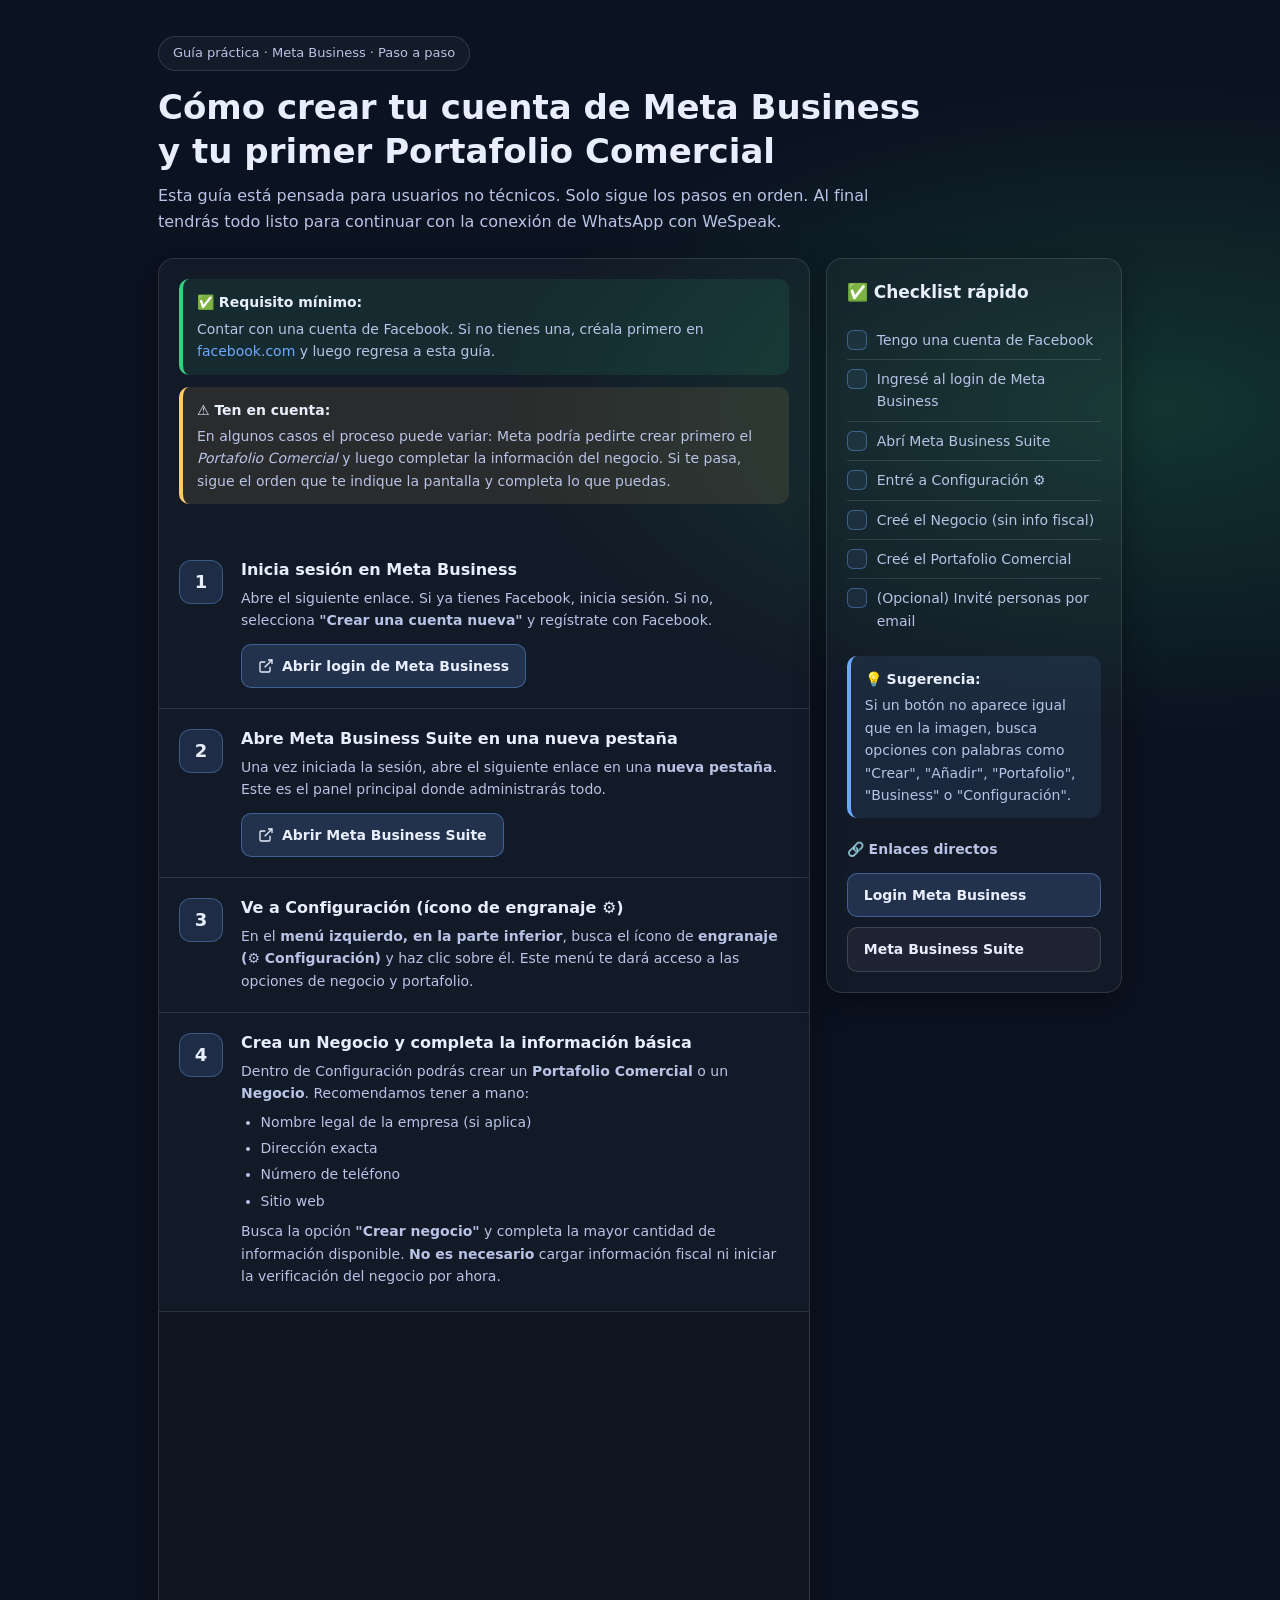
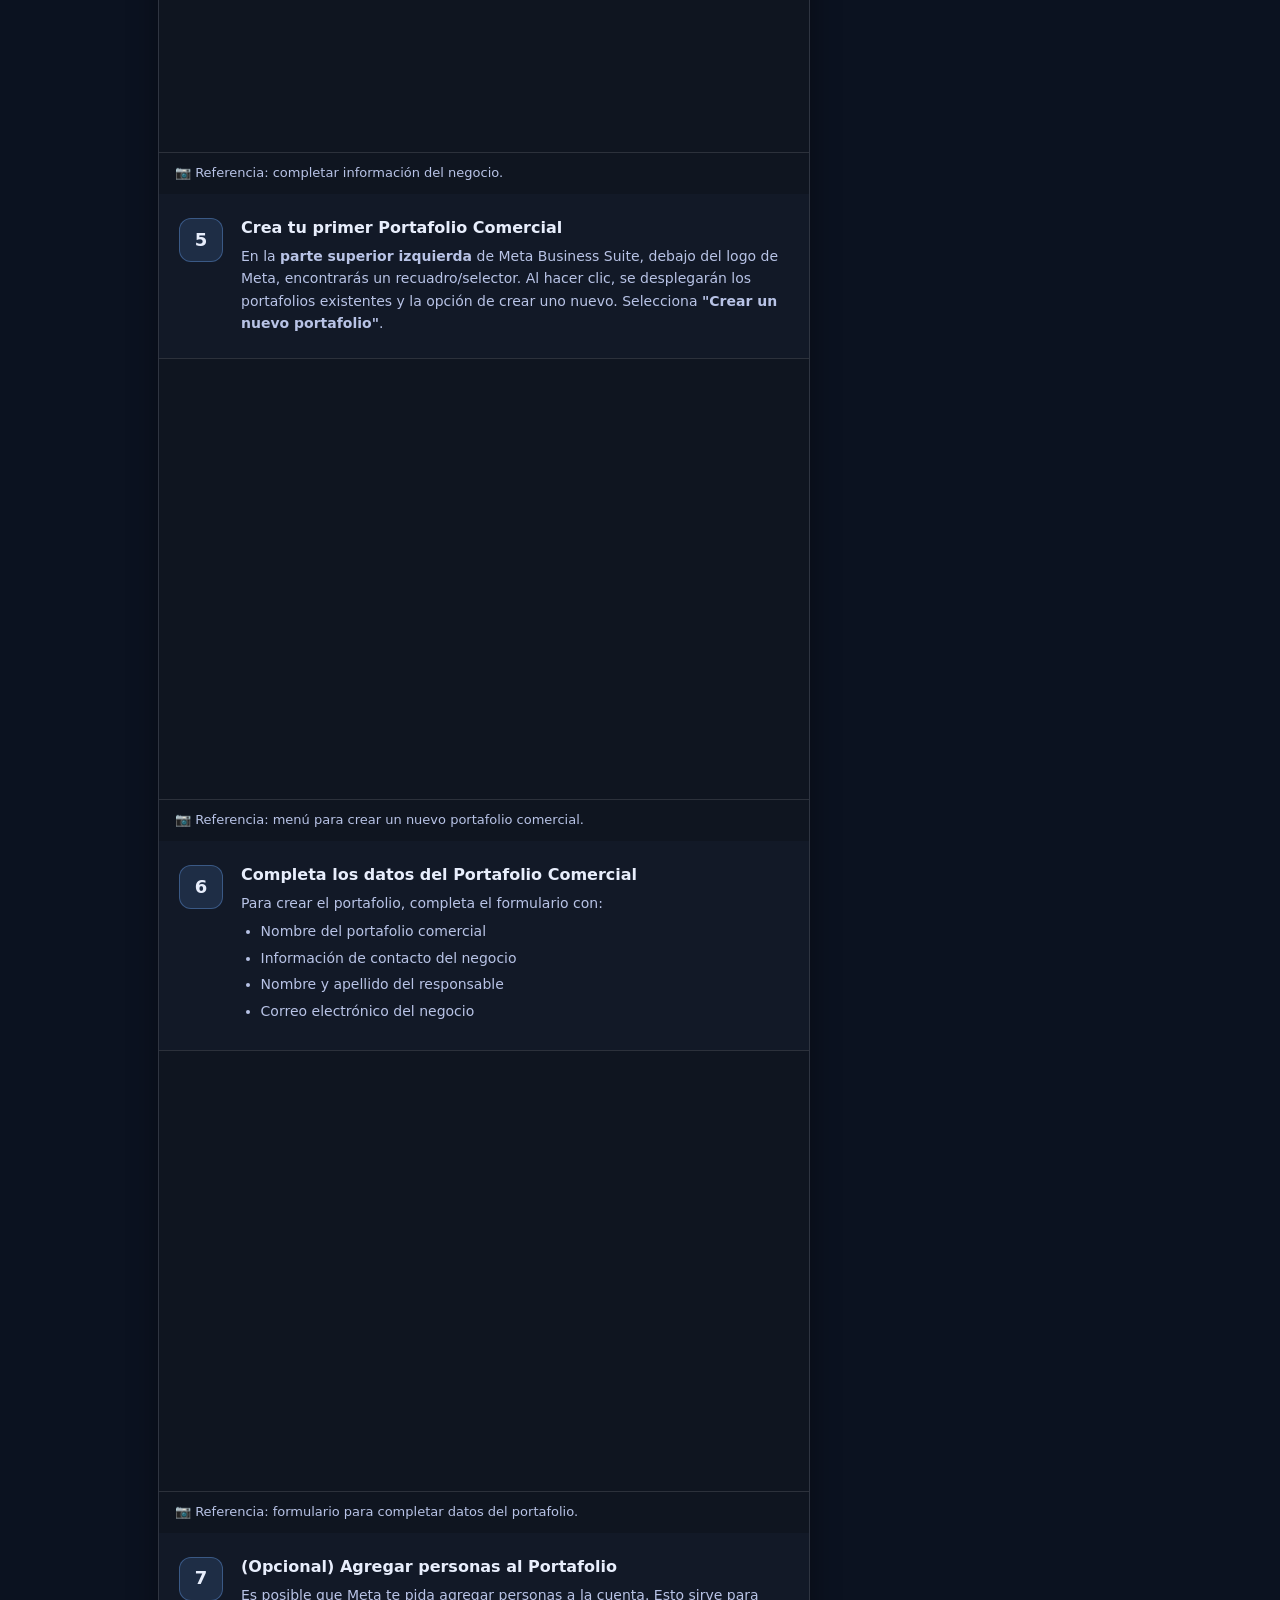
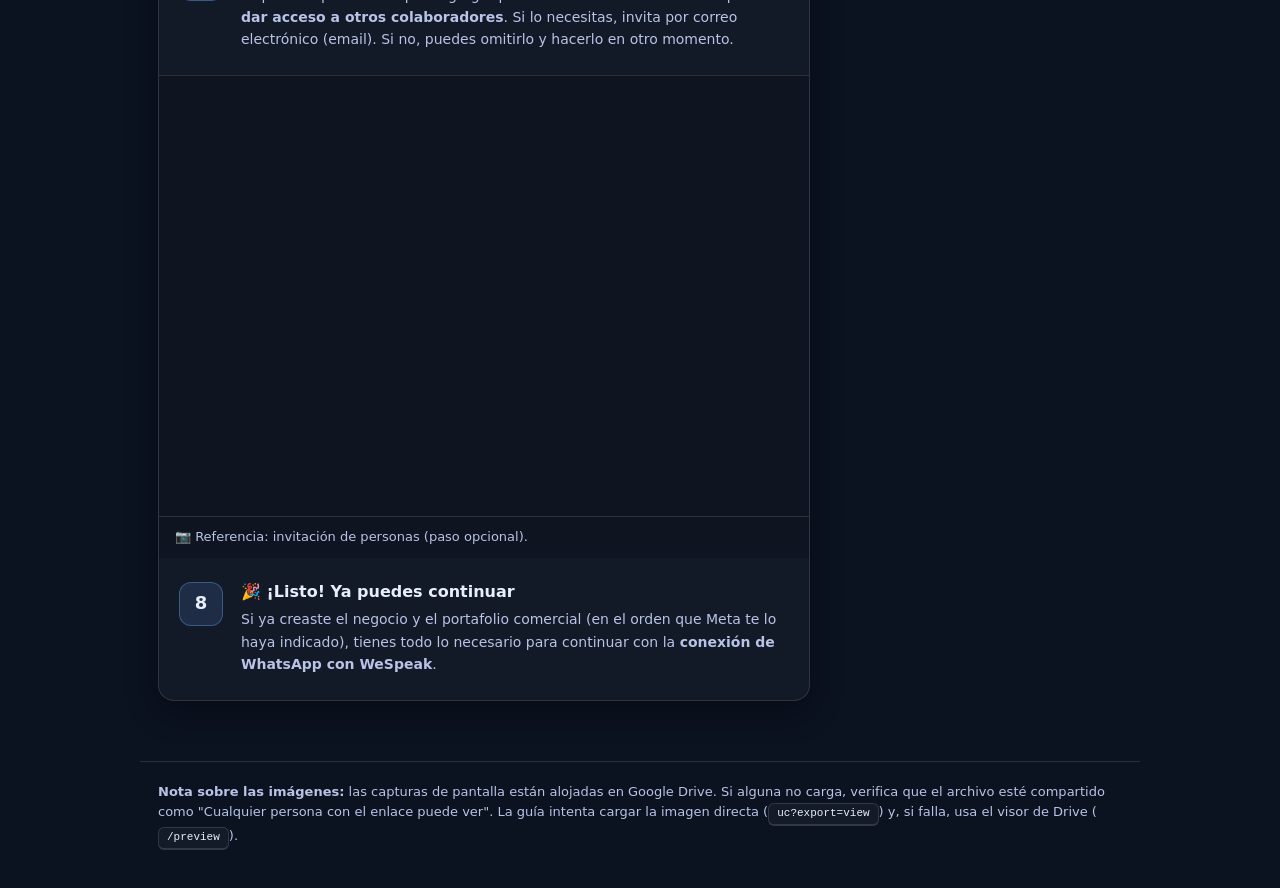
<file: docs/index.html>
<!doctype html>
<html lang="es">
<head>
  <meta charset="utf-8" />
  <meta name="viewport" content="width=device-width, initial-scale=1" />
  <meta name="description" content="Guía paso a paso para crear una cuenta de Meta Business y tu primer Portafolio Comercial. Pensada para usuarios no técnicos." />
  <title>Guía práctica: Crear cuenta de Meta Business</title>
  <link rel="stylesheet" href="style.css" />
</head>

<body>

  <!-- ===== HEADER ===== -->
  <header class="site-header">
    <div class="badge">Guía práctica · Meta Business · Paso a paso</div>
    <h1>Cómo crear tu cuenta de Meta Business<br>y tu primer Portafolio Comercial</h1>
    <p class="lead">
      Esta guía está pensada para usuarios no técnicos. Solo sigue los pasos en orden.
      Al final tendrás todo listo para continuar con la conexión de WhatsApp con WeSpeak.
    </p>
  </header>

  <!-- ===== MAIN CONTENT ===== -->
  <main class="container">
    <div class="main-grid">

      <!-- ===== LEFT COLUMN: STEPS ===== -->
      <section class="card" aria-label="Pasos de la guía">

        <div class="card-body">
          <!-- Requisito -->
          <div class="callout ok">
            <strong>✅ Requisito mínimo:</strong>
            <p>Contar con una cuenta de Facebook. Si no tienes una, créala primero en
              <a href="https://www.facebook.com" target="_blank" rel="noopener">facebook.com</a>
              y luego regresa a esta guía.
            </p>
          </div>

          <!-- Aviso de flujo variable -->
          <div class="callout warn">
            <strong>⚠️ Ten en cuenta:</strong>
            <p>En algunos casos el proceso puede variar: Meta podría pedirte crear primero
              el <em>Portafolio Comercial</em> y luego completar la información del negocio.
              Si te pasa, sigue el orden que te indique la pantalla y completa lo que puedas.</p>
          </div>
        </div>

        <div class="steps">

          <!-- ---- PASO 1 ---- -->
          <article class="step" id="paso-1">
            <div class="step-num" aria-hidden="true">1</div>
            <div>
              <h3>Inicia sesión en Meta Business</h3>
              <p>
                Abre el siguiente enlace. Si ya tienes Facebook, inicia sesión.
                Si no, selecciona <strong>"Crear una cuenta nueva"</strong> y regístrate con Facebook.
              </p>
              <div class="actions">
                <a class="btn primary"
                   href="https://business.facebook.com/business/loginpage"
                   target="_blank"
                   rel="noopener"
                   aria-label="Abrir enlace de inicio de sesión de Meta Business en nueva pestaña">
                  <svg width="16" height="16" viewBox="0 0 24 24" fill="none" stroke="currentColor" stroke-width="2" aria-hidden="true">
                    <path d="M18 13v6a2 2 0 0 1-2 2H5a2 2 0 0 1-2-2V8a2 2 0 0 1 2-2h6"/>
                    <polyline points="15 3 21 3 21 9"/>
                    <line x1="10" y1="14" x2="21" y2="3"/>
                  </svg>
                  Abrir login de Meta Business
                </a>
              </div>
            </div>
          </article>

          <!-- ---- PASO 2 ---- -->
          <article class="step" id="paso-2">
            <div class="step-num" aria-hidden="true">2</div>
            <div>
              <h3>Abre Meta Business Suite en una nueva pestaña</h3>
              <p>
                Una vez iniciada la sesión, abre el siguiente enlace en una <strong>nueva pestaña</strong>.
                Este es el panel principal donde administrarás todo.
              </p>
              <div class="actions">
                <a class="btn primary"
                   href="https://business.facebook.com/latest"
                   target="_blank"
                   rel="noopener"
                   aria-label="Abrir Meta Business Suite en nueva pestaña">
                  <svg width="16" height="16" viewBox="0 0 24 24" fill="none" stroke="currentColor" stroke-width="2" aria-hidden="true">
                    <path d="M18 13v6a2 2 0 0 1-2 2H5a2 2 0 0 1-2-2V8a2 2 0 0 1 2-2h6"/>
                    <polyline points="15 3 21 3 21 9"/>
                    <line x1="10" y1="14" x2="21" y2="3"/>
                  </svg>
                  Abrir Meta Business Suite
                </a>
              </div>
            </div>
          </article>

          <!-- ---- PASO 3 ---- -->
          <article class="step" id="paso-3">
            <div class="step-num" aria-hidden="true">3</div>
            <div>
              <h3>Ve a Configuración (ícono de engranaje ⚙️)</h3>
              <p>
                En el <strong>menú izquierdo, en la parte inferior</strong>, busca el ícono de
                <strong>engranaje (⚙️ Configuración)</strong> y haz clic sobre él.
                Este menú te dará acceso a las opciones de negocio y portafolio.
              </p>
            </div>
          </article>

          <!-- ---- PASO 4 ---- -->
          <article class="step" id="paso-4">
            <div class="step-num" aria-hidden="true">4</div>
            <div>
              <h3>Crea un Negocio y completa la información básica</h3>
              <p>
                Dentro de Configuración podrás crear un <strong>Portafolio Comercial</strong>
                o un <strong>Negocio</strong>. Recomendamos tener a mano:
              </p>
              <ul>
                <li>Nombre legal de la empresa (si aplica)</li>
                <li>Dirección exacta</li>
                <li>Número de teléfono</li>
                <li>Sitio web</li>
              </ul>
              <p style="margin-top:8px">
                Busca la opción <strong>"Crear negocio"</strong> y completa la mayor cantidad de
                información disponible. <strong>No es necesario</strong> cargar información fiscal
                ni iniciar la verificación del negocio por ahora.
              </p>
            </div>
          </article>

        </div><!-- /.steps -->

        <!-- Imagen paso 4 -->
        <div class="step-image">
          <figure>
            <img
              id="img-negocio"
              alt="Pantalla de creación de negocio en Meta Business: formulario con campos de nombre, dirección y teléfono"
              src="https://drive.google.com/uc?export=view&id=1O44kC2Z1NwlTDyREV2PikZyp_L_uEhUb"
              loading="lazy"
              onerror="handleImgError(this,'1O44kC2Z1NwlTDyREV2PikZyp_L_uEhUb')"
            />
            <figcaption>📷 Referencia: completar información del negocio.</figcaption>
          </figure>
        </div>

        <div class="steps">

          <!-- ---- PASO 5 ---- -->
          <article class="step" id="paso-5">
            <div class="step-num" aria-hidden="true">5</div>
            <div>
              <h3>Crea tu primer Portafolio Comercial</h3>
              <p>
                En la <strong>parte superior izquierda</strong> de Meta Business Suite, debajo
                del logo de Meta, encontrarás un recuadro/selector.
                Al hacer clic, se desplegarán los portafolios existentes y la opción de crear uno nuevo.
                Selecciona <strong>"Crear un nuevo portafolio"</strong>.
              </p>
            </div>
          </article>

        </div>

        <!-- Imagen paso 5 -->
        <div class="step-image">
          <figure>
            <img
              id="img-portafolio-selector"
              alt="Menú desplegable en la esquina superior izquierda de Meta Business Suite para crear un nuevo portafolio comercial"
              src="https://drive.google.com/uc?export=view&id=12cz69Afy778TKu6RzFOiOlyZEPpIXmdR"
              loading="lazy"
              onerror="handleImgError(this,'12cz69Afy778TKu6RzFOiOlyZEPpIXmdR')"
            />
            <figcaption>📷 Referencia: menú para crear un nuevo portafolio comercial.</figcaption>
          </figure>
        </div>

        <div class="steps">

          <!-- ---- PASO 6 ---- -->
          <article class="step" id="paso-6">
            <div class="step-num" aria-hidden="true">6</div>
            <div>
              <h3>Completa los datos del Portafolio Comercial</h3>
              <p>Para crear el portafolio, completa el formulario con:</p>
              <ul>
                <li>Nombre del portafolio comercial</li>
                <li>Información de contacto del negocio</li>
                <li>Nombre y apellido del responsable</li>
                <li>Correo electrónico del negocio</li>
              </ul>
            </div>
          </article>

        </div>

        <!-- Imagen paso 6 -->
        <div class="step-image">
          <figure>
            <img
              id="img-portafolio-form"
              alt="Formulario de creación del portafolio comercial con campos de nombre, contacto y correo electrónico"
              src="https://drive.google.com/uc?export=view&id=12AGCbQeYkpu-Nw0sfMPtCL0UMFKeRkBq"
              loading="lazy"
              onerror="handleImgError(this,'12AGCbQeYkpu-Nw0sfMPtCL0UMFKeRkBq')"
            />
            <figcaption>📷 Referencia: formulario para completar datos del portafolio.</figcaption>
          </figure>
        </div>

        <div class="steps">

          <!-- ---- PASO 7 (OPCIONAL) ---- -->
          <article class="step" id="paso-7">
            <div class="step-num" aria-hidden="true">7</div>
            <div>
              <h3>(Opcional) Agregar personas al Portafolio</h3>
              <p>
                Es posible que Meta te pida agregar personas a la cuenta. Esto sirve para
                <strong>dar acceso a otros colaboradores</strong>. Si lo necesitas, invita por
                correo electrónico (email). Si no, puedes omitirlo y hacerlo en otro momento.
              </p>
            </div>
          </article>

        </div>

        <!-- Imagen paso 7 -->
        <div class="step-image">
          <figure>
            <img
              id="img-personas"
              alt="Pantalla opcional de invitación de personas por correo electrónico en Meta Business Suite"
              src="https://drive.google.com/uc?export=view&id=1p5GRH4-agB8nnmmM30Bg1anDAcMDH1NL"
              loading="lazy"
              onerror="handleImgError(this,'1p5GRH4-agB8nnmmM30Bg1anDAcMDH1NL')"
            />
            <figcaption>📷 Referencia: invitación de personas (paso opcional).</figcaption>
          </figure>
        </div>

        <div class="steps">

          <!-- ---- PASO 8 ---- -->
          <article class="step" id="paso-8">
            <div class="step-num" aria-hidden="true">8</div>
            <div>
              <h3>🎉 ¡Listo! Ya puedes continuar</h3>
              <p>
                Si ya creaste el negocio y el portafolio comercial (en el orden que Meta te lo haya
                indicado), tienes todo lo necesario para continuar con la
                <strong>conexión de WhatsApp con WeSpeak</strong>.
              </p>
            </div>
          </article>

        </div>

      </section><!-- /.card (steps) -->


      <!-- ===== RIGHT COLUMN: ASIDE ===== -->
      <aside class="card aside-card" aria-label="Checklist y enlaces rápidos">
        <div class="card-body">
          <h2>✅ Checklist rápido</h2>
          <ul class="checklist" role="list">
            <li><span class="check-icon" aria-hidden="true"></span>Tengo una cuenta de Facebook</li>
            <li><span class="check-icon" aria-hidden="true"></span>Ingresé al login de Meta Business</li>
            <li><span class="check-icon" aria-hidden="true"></span>Abrí Meta Business Suite</li>
            <li><span class="check-icon" aria-hidden="true"></span>Entré a Configuración ⚙️</li>
            <li><span class="check-icon" aria-hidden="true"></span>Creé el Negocio (sin info fiscal)</li>
            <li><span class="check-icon" aria-hidden="true"></span>Creé el Portafolio Comercial</li>
            <li><span class="check-icon" aria-hidden="true"></span>(Opcional) Invité personas por email</li>
          </ul>

          <div class="callout" style="margin-top:16px">
            <strong>💡 Sugerencia:</strong>
            <p>Si un botón no aparece igual que en la imagen, busca opciones con palabras como
              "Crear", "Añadir", "Portafolio", "Business" o "Configuración".</p>
          </div>

          <div class="links-section">
            <h3>🔗 Enlaces directos</h3>
            <div class="actions" style="flex-direction:column;">
              <a class="btn primary"
                 href="https://business.facebook.com/business/loginpage"
                 target="_blank"
                 rel="noopener">
                Login Meta Business
              </a>
              <a class="btn"
                 href="https://business.facebook.com/latest"
                 target="_blank"
                 rel="noopener">
                Meta Business Suite
              </a>
            </div>
          </div>
        </div>
      </aside>

    </div><!-- /.main-grid -->
  </main>

  <!-- ===== FOOTER ===== -->
  <footer class="site-footer">
    <p>
      <strong>Nota sobre las imágenes:</strong> las capturas de pantalla están alojadas en Google Drive.
      Si alguna no carga, verifica que el archivo esté compartido como
      "Cualquier persona con el enlace puede ver". La guía intenta cargar la imagen directa
      (<span class="kbd">uc?export=view</span>) y, si falla, usa el visor de Drive
      (<span class="kbd">/preview</span>).
    </p>
  </footer>

  <script>
    /**
     * Fallback para imágenes de Google Drive.
     * Primero intenta con uc?export=view (carga directa).
     * Si falla, usa el iframe /preview embebido.
     */
    function handleImgError(imgEl, fileId) {
      var previewUrl = 'https://drive.google.com/file/d/' + fileId + '/preview';
      // Reemplaza la <img> por un <iframe> de previsualización de Drive
      var iframe = document.createElement('iframe');
      iframe.src = previewUrl;
      iframe.setAttribute('width', '100%');
      iframe.setAttribute('height', '440');
      iframe.setAttribute('frameborder', '0');
      iframe.setAttribute('allowfullscreen', 'true');
      iframe.setAttribute('title', imgEl.getAttribute('alt') || 'Imagen de referencia');
      iframe.style.display = 'block';
      imgEl.parentNode.replaceChild(iframe, imgEl);
    }
  </script>

</body>
</html>
</file>
<file: docs/style.css>
/* ============================================================
   MetaCuenta – Guía práctica de Meta Business
   Estilos principales
   ============================================================ */

/* ---- Tokens ---- */
:root {
  --bg: #0b1220;
  --bg2: #111a2e;
  --text: #e8eefc;
  --muted: #b8c3e6;
  --accent: #6ea8fe;
  --ok: #35d07f;
  --warn: #ffcc66;
  --border: rgba(255, 255, 255, 0.12);
  --shadow: 0 10px 30px rgba(0, 0, 0, 0.35);
  --radius: 16px;
  --radius-sm: 10px;
}

/* ---- Reset ---- */
*, *::before, *::after { box-sizing: border-box; margin: 0; padding: 0; }

/* ---- Base ---- */
html { scroll-behavior: smooth; }

body {
  font-family: system-ui, -apple-system, Segoe UI, Roboto, Arial, sans-serif;
  background: radial-gradient(1200px 600px at 20% -10%, rgba(110, 168, 254, 0.25), transparent 60%),
              radial-gradient(1200px 600px at 90% 10%, rgba(53, 208, 127, 0.18), transparent 55%),
              var(--bg);
  color: var(--text);
  line-height: 1.6;
  min-height: 100vh;
}

a { color: var(--accent); text-decoration: none; }
a:hover { text-decoration: underline; }

img { display: block; max-width: 100%; height: auto; }

ul, ol { padding-left: 1.4em; }
li { margin-bottom: 4px; }

/* ---- Layout ---- */
.container {
  max-width: 1000px;
  margin: 0 auto;
  padding: 0 18px;
}

/* ---- Header ---- */
.site-header {
  padding: 36px 18px 24px;
  max-width: 1000px;
  margin: 0 auto;
}

.badge {
  display: inline-flex;
  align-items: center;
  gap: 8px;
  border: 1px solid var(--border);
  border-radius: 999px;
  padding: 6px 14px;
  color: var(--muted);
  background: rgba(255, 255, 255, 0.04);
  font-size: 13px;
  margin-bottom: 14px;
}

.site-header h1 {
  font-size: clamp(22px, 3vw, 34px);
  margin-bottom: 10px;
  line-height: 1.3;
}

.lead {
  color: var(--muted);
  max-width: 70ch;
  font-size: 16px;
}

/* ---- Main grid ---- */
.main-grid {
  display: grid;
  grid-template-columns: 1fr;
  gap: 16px;
  padding-bottom: 60px;
}

@media (min-width: 820px) {
  .main-grid {
    grid-template-columns: 2.2fr 1fr;
    align-items: start;
  }
}

/* ---- Cards ---- */
.card {
  background: rgba(255, 255, 255, 0.03);
  border: 1px solid var(--border);
  border-radius: var(--radius);
  box-shadow: var(--shadow);
  overflow: hidden;
}

.card-body {
  padding: 20px;
}

.card-body h2 {
  font-size: 18px;
  margin-bottom: 12px;
}

/* ---- Callouts ---- */
.callout {
  border-left: 4px solid var(--accent);
  background: rgba(110, 168, 254, 0.1);
  padding: 12px 14px;
  border-radius: var(--radius-sm);
  margin-bottom: 12px;
  font-size: 14px;
}
.callout.ok { border-left-color: var(--ok); background: rgba(53, 208, 127, 0.1); }
.callout.warn { border-left-color: var(--warn); background: rgba(255, 204, 102, 0.1); }
.callout p { margin: 4px 0 0; color: var(--muted); }
.callout strong { color: var(--text); }

/* ---- Steps ---- */
.steps { margin: 4px 0; }

.step {
  display: grid;
  grid-template-columns: 48px 1fr;
  gap: 14px;
  padding: 20px;
  border-top: 1px solid var(--border);
}
.step:first-child { border-top: 0; }

.step-num {
  width: 44px;
  height: 44px;
  border-radius: 12px;
  display: flex;
  align-items: center;
  justify-content: center;
  background: rgba(110, 168, 254, 0.14);
  border: 1px solid rgba(110, 168, 254, 0.35);
  font-weight: 700;
  font-size: 18px;
  flex-shrink: 0;
}

.step h3 {
  font-size: 16px;
  margin-bottom: 6px;
  line-height: 1.3;
}

.step p, .step ul { color: var(--muted); font-size: 14px; }
.step ul { margin-top: 6px; }
.step li { margin-bottom: 4px; }

/* ---- Buttons ---- */
.actions {
  display: flex;
  flex-wrap: wrap;
  gap: 10px;
  margin-top: 12px;
}

.btn {
  display: inline-flex;
  align-items: center;
  gap: 8px;
  padding: 10px 16px;
  border-radius: var(--radius-sm);
  border: 1px solid rgba(255, 255, 255, 0.14);
  background: rgba(255, 255, 255, 0.05);
  color: var(--text);
  font-weight: 600;
  font-size: 14px;
  cursor: pointer;
  transition: background 0.15s, border-color 0.15s;
}
.btn:hover {
  background: rgba(255, 255, 255, 0.1);
  text-decoration: none;
}
.btn.primary {
  background: rgba(110, 168, 254, 0.18);
  border-color: rgba(110, 168, 254, 0.4);
}
.btn.primary:hover {
  background: rgba(110, 168, 254, 0.28);
}
.btn svg { flex-shrink: 0; }

/* ---- Step images ---- */
.step-image {
  border-top: 1px solid var(--border);
  background: rgba(0, 0, 0, 0.18);
}
.step-image figure { margin: 0; }
.step-image img {
  width: 100%;
  max-height: 440px;
  object-fit: contain;
  background: rgba(0, 0, 0, 0.1);
}
.step-image figcaption {
  padding: 10px 16px;
  color: var(--muted);
  font-size: 13px;
  border-top: 1px solid var(--border);
}


/* ---- Aside / Checklist ---- */
.aside-card {
  position: sticky;
  top: 16px;
}

.aside-card h2 {
  font-size: 17px;
  margin-bottom: 14px;
}

.checklist {
  list-style: none;
  padding: 0;
}

.checklist li {
  display: flex;
  align-items: flex-start;
  gap: 10px;
  padding: 8px 0;
  border-bottom: 1px solid var(--border);
  font-size: 14px;
  color: var(--muted);
  margin-bottom: 0;
}
.checklist li:last-child { border-bottom: 0; }

.check-icon {
  flex-shrink: 0;
  width: 20px;
  height: 20px;
  border-radius: 6px;
  border: 1.5px solid rgba(110, 168, 254, 0.4);
  background: rgba(110, 168, 254, 0.08);
  margin-top: 1px;
}

.links-section { margin-top: 20px; }
.links-section h3 { font-size: 14px; margin-bottom: 10px; color: var(--muted); }

/* ---- Footer ---- */
.site-footer {
  max-width: 1000px;
  margin: 0 auto;
  padding: 0 18px 40px;
  color: var(--muted);
  font-size: 13px;
  border-top: 1px solid var(--border);
  padding-top: 20px;
}

.kbd {
  display: inline-block;
  padding: 1px 8px;
  border: 1px solid var(--border);
  border-bottom-width: 2px;
  border-radius: 6px;
  background: rgba(255, 255, 255, 0.04);
  font-family: ui-monospace, SFMono-Regular, Menlo, Consolas, monospace;
  font-size: 11px;
  color: var(--text);
}

/* ---- Responsive tweaks ---- */
@media (max-width: 560px) {
  .step {
    grid-template-columns: 38px 1fr;
    gap: 10px;
    padding: 16px;
  }
  .step-num {
    width: 36px;
    height: 36px;
    font-size: 15px;
  }
  .card-body { padding: 16px; }
}
</file>
